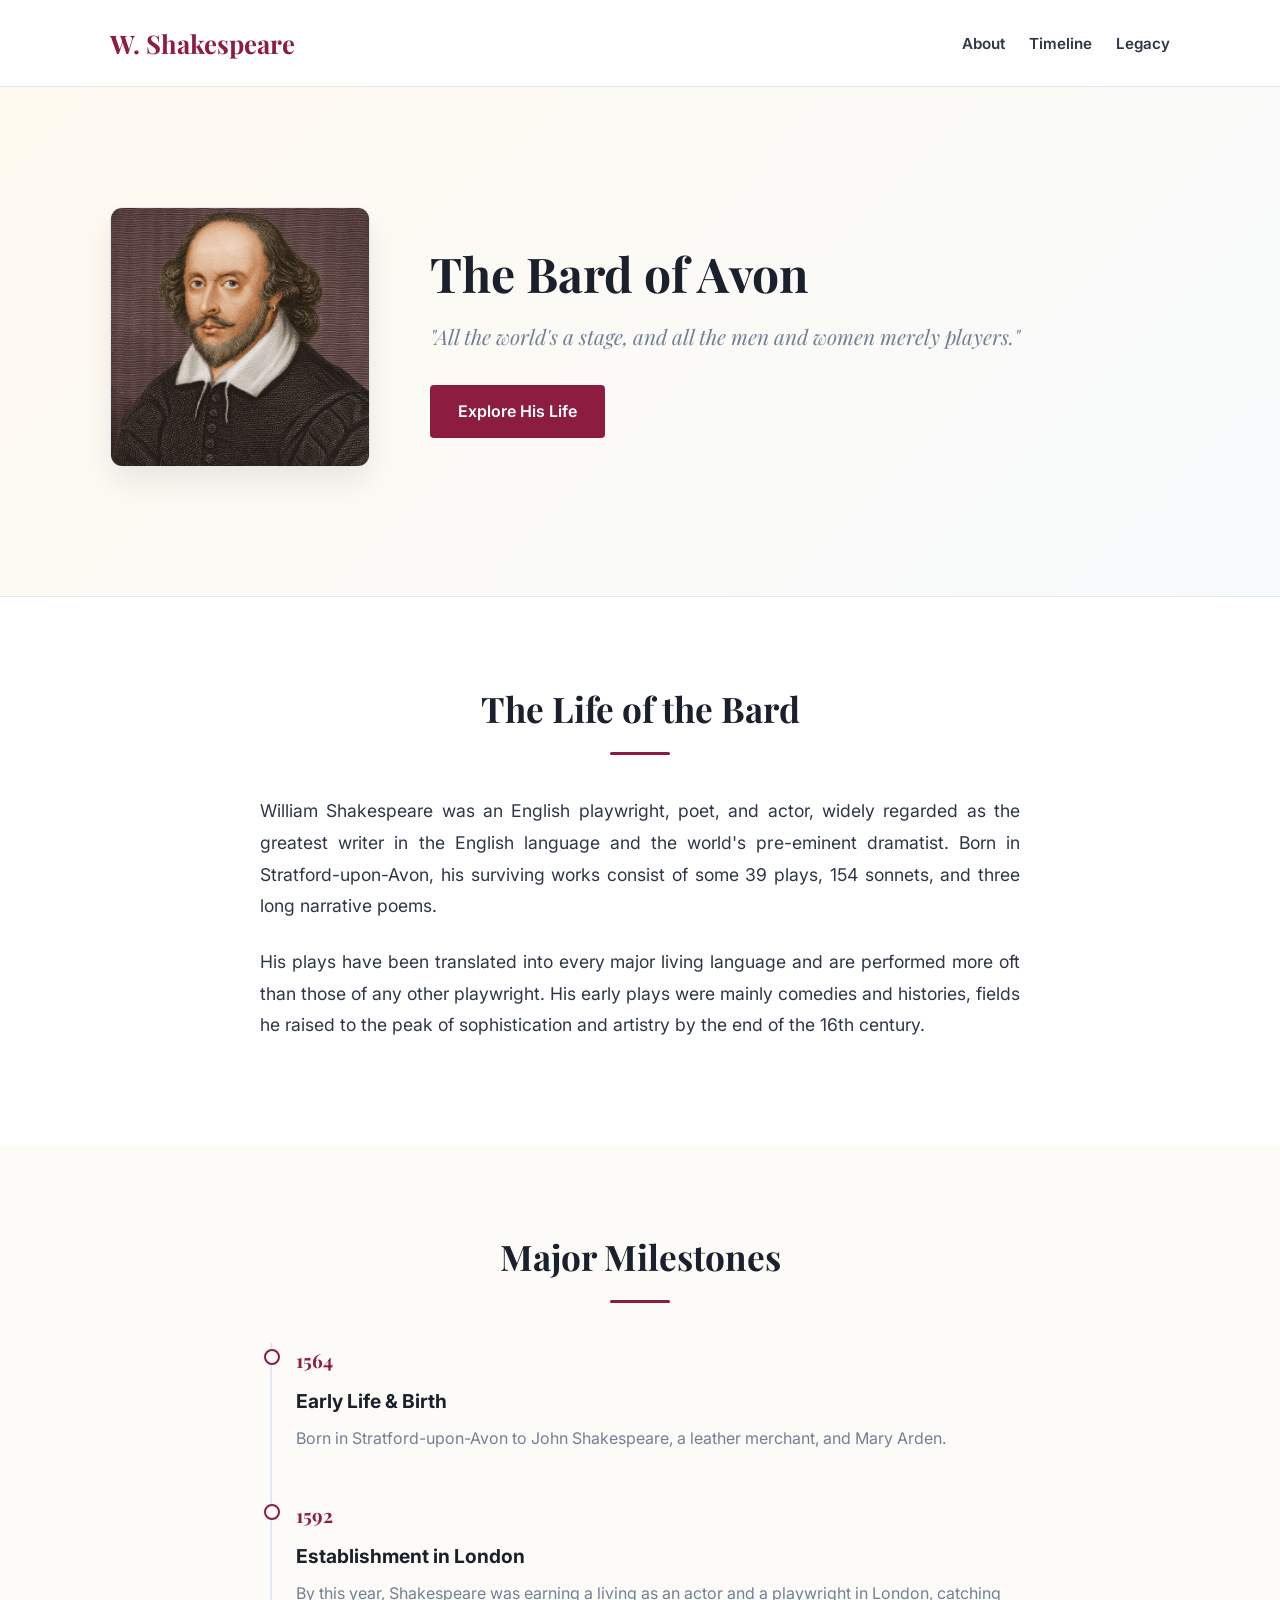
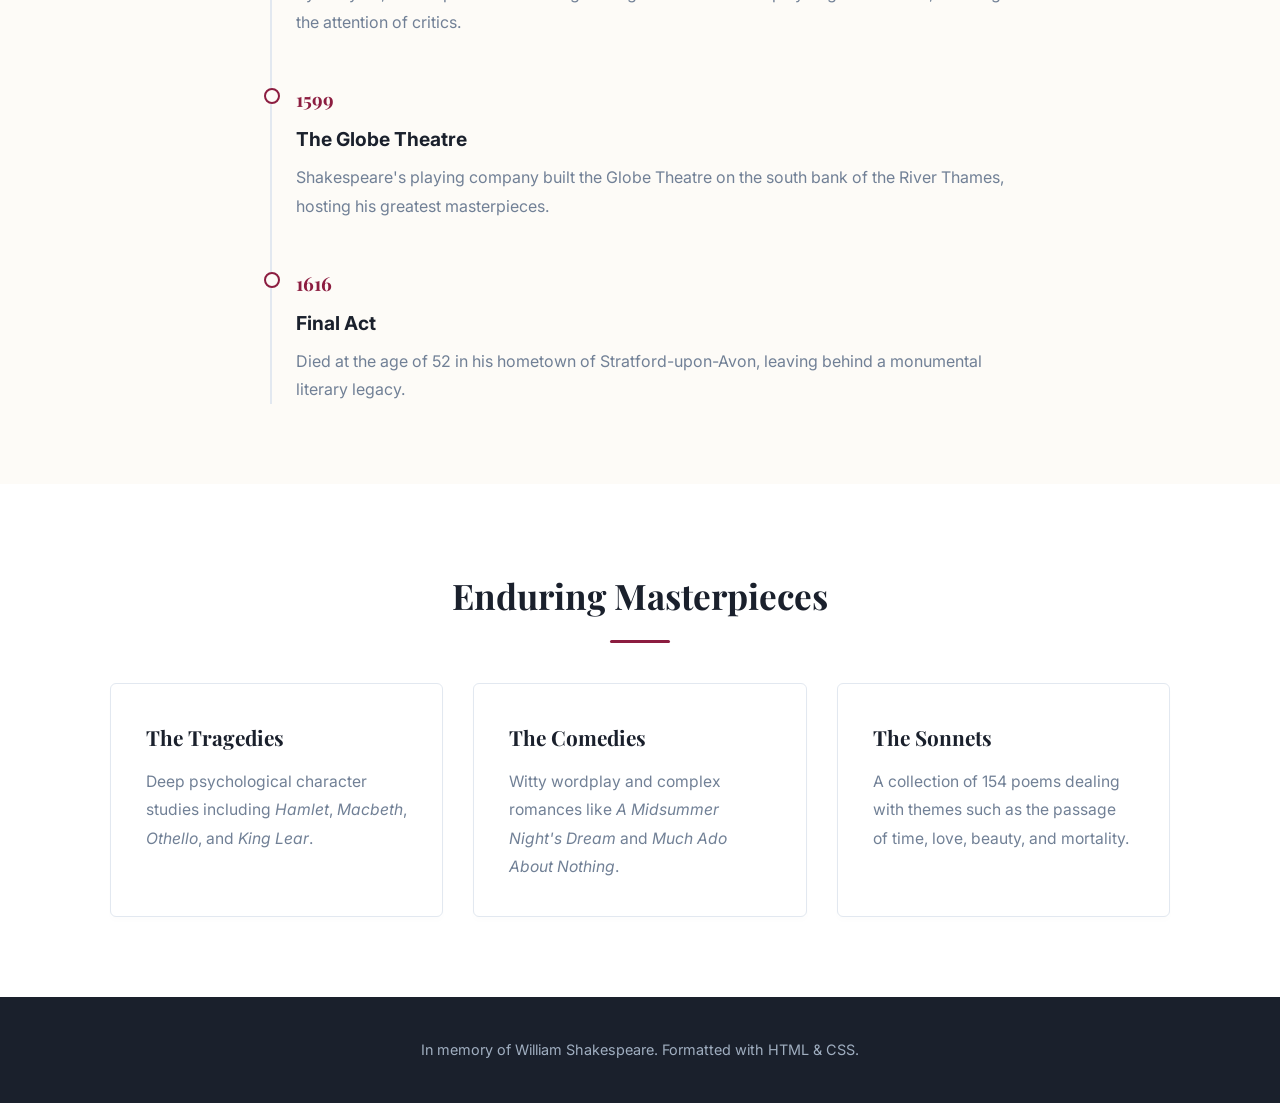
<file: index.html>
<!DOCTYPE html>
<html lang="en">
<head>
    <meta charset="UTF-8">
    <meta name="viewport" content="width=device-width, initial-scale=1.0">
    <title>Biography | William Shakespeare</title>
    <link rel="stylesheet" href="styles.css">
    <link href="https://fonts.googleapis.com/css2?family=Playfair+Display:ital,wght@0,400;0,700;1,400&family=Inter:wght@400;500;600&display=swap" rel="stylesheet">
</head>
<body>

    <header>
        <div class="container">
            <h1 class="logo">W. Shakespeare</h1>
            <nav>
                <ul>
                    <li><a href="#about">About</a></li>
                    <li><a href="#timeline">Timeline</a></li>
                    <li><a href="#legacy">Legacy</a></li>
                </ul>
            </nav>
        </div>
    </header>

    <section class="hero">
        <div class="container hero-flex">
            <div class="hero-image">
                <img src="shakespeare.jpg" alt="William Shakespeare Portrait">
            </div>
            <div class="hero-text">
                <h2>The Bard of Avon</h2>
                <p>"All the world's a stage, and all the men and women merely players."</p>
                <a href="#about" class="btn">Explore His Life</a>
            </div>
        </div>
    </section>

    <section id="about" class="section-padding">
        <div class="container container-narrow">
            <h3 class="section-title">The Life of the Bard</h3>
            <p>William Shakespeare was an English playwright, poet, and actor, widely regarded as the greatest writer in the English language and the world's pre-eminent dramatist. Born in Stratford-upon-Avon, his surviving works consist of some 39 plays, 154 sonnets, and three long narrative poems.</p>
            <p>His plays have been translated into every major living language and are performed more oft than those of any other playwright. His early plays were mainly comedies and histories, fields he raised to the peak of sophistication and artistry by the end of the 16th century.</p>
        </div>
    </section>

    <section id="timeline" class="section-padding bg-light">
        <div class="container container-narrow">
            <h3 class="section-title">Major Milestones</h3>
            <div class="timeline">
                <div class="timeline-item">
                    <div class="timeline-date">1564</div>
                    <div class="timeline-content">
                        <h4>Early Life & Birth</h4>
                        <p>Born in Stratford-upon-Avon to John Shakespeare, a leather merchant, and Mary Arden.</p>
                    </div>
                </div>
                <div class="timeline-item">
                    <div class="timeline-date">1592</div>
                    <div class="timeline-content">
                        <h4>Establishment in London</h4>
                        <p>By this year, Shakespeare was earning a living as an actor and a playwright in London, catching the attention of critics.</p>
                    </div>
                </div>
                <div class="timeline-item">
                    <div class="timeline-date">1599</div>
                    <div class="timeline-content">
                        <h4>The Globe Theatre</h4>
                        <p>Shakespeare's playing company built the Globe Theatre on the south bank of the River Thames, hosting his greatest masterpieces.</p>
                    </div>
                </div>
                <div class="timeline-item">
                    <div class="timeline-date">1616</div>
                    <div class="timeline-content">
                        <h4>Final Act</h4>
                        <p>Died at the age of 52 in his hometown of Stratford-upon-Avon, leaving behind a monumental literary legacy.</p>
                    </div>
                </div>
            </div>
        </div>
    </section>

    <section id="legacy" class="section-padding">
        <div class="container">
            <h3 class="section-title">Enduring Masterpieces</h3>
            <div class="grid-3">
                <div class="card">
                    <h4>The Tragedies</h4>
                    <p>Deep psychological character studies including <em>Hamlet</em>, <em>Macbeth</em>, <em>Othello</em>, and <em>King Lear</em>.</p>
                </div>
                <div class="card">
                    <h4>The Comedies</h4>
                    <p>Witty wordplay and complex romances like <em>A Midsummer Night's Dream</em> and <em>Much Ado About Nothing</em>.</p>
                </div>
                <div class="card">
                    <h4>The Sonnets</h4>
                    <p>A collection of 154 poems dealing with themes such as the passage of time, love, beauty, and mortality.</p>
                </div>
            </div>
        </div>
    </section>

    <footer>
        <p>In memory of William Shakespeare. Formatted with HTML & CSS.</p>
    </footer>

</body>
</html>
</file>
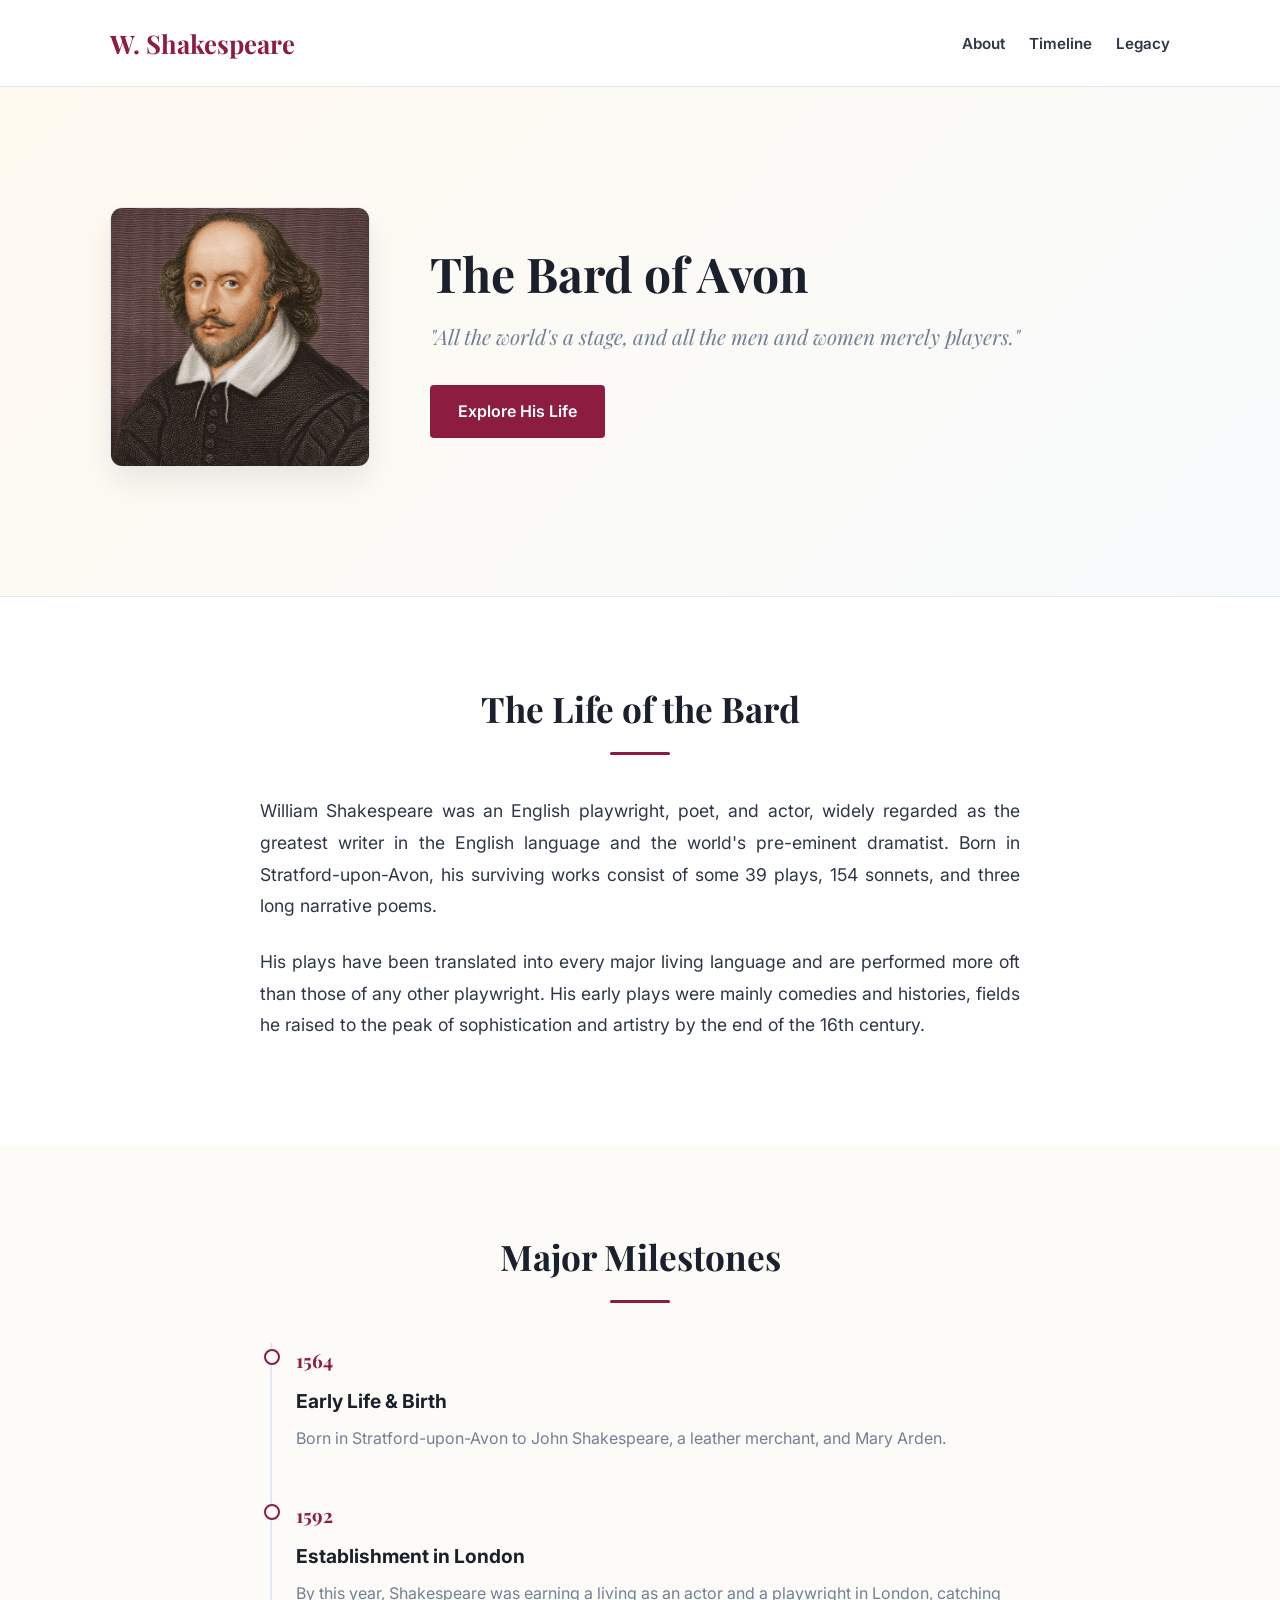
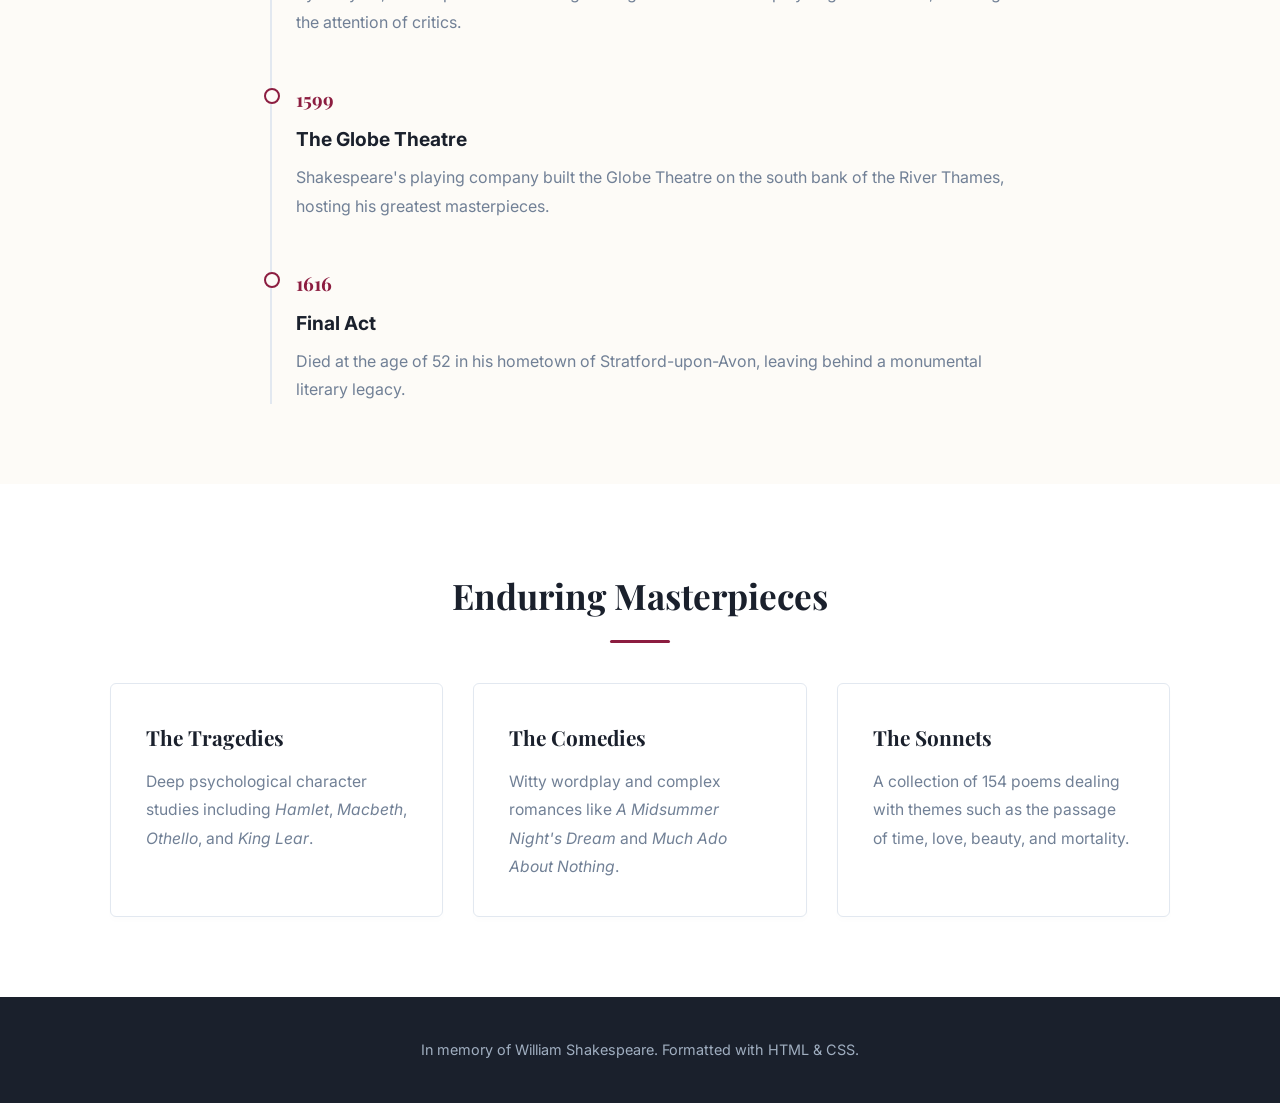
<file: bio.html>
<!DOCTYPE html>
<html lang="en">
<head>
    <meta charset="UTF-8">
    <meta name="viewport" content="width=device-width, initial-scale=1.0">
    <title>Biography | William Shakespeare</title>
    <link rel="stylesheet" href="styles.css">
    <link href="https://fonts.googleapis.com/css2?family=Playfair+Display:ital,wght@0,400;0,700;1,400&family=Inter:wght@400;500;600&display=swap" rel="stylesheet">
</head>
<body>

    <header>
        <div class="container">
            <h1 class="logo">W. Shakespeare</h1>
            <nav>
                <ul>
                    <li><a href="#about">About</a></li>
                    <li><a href="#timeline">Timeline</a></li>
                    <li><a href="#legacy">Legacy</a></li>
                </ul>
            </nav>
        </div>
    </header>

    <section class="hero">
        <div class="container hero-flex">
            <div class="hero-image">
                <img src="shakesphere.jpg" alt="William Shakespeare Portrait">
            </div>
            <div class="hero-text">
                <h2>The Bard of Avon</h2>
                <p>"All the world's a stage, and all the men and women merely players."</p>
                <a href="#about" class="btn">Explore His Life</a>
            </div>
        </div>
    </section>

    <section id="about" class="section-padding">
        <div class="container container-narrow">
            <h3 class="section-title">The Life of the Bard</h3>
            <p>William Shakespeare was an English playwright, poet, and actor, widely regarded as the greatest writer in the English language and the world's pre-eminent dramatist. Born in Stratford-upon-Avon, his surviving works consist of some 39 plays, 154 sonnets, and three long narrative poems.</p>
            <p>His plays have been translated into every major living language and are performed more oft than those of any other playwright. His early plays were mainly comedies and histories, fields he raised to the peak of sophistication and artistry by the end of the 16th century.</p>
        </div>
    </section>

    <section id="timeline" class="section-padding bg-light">
        <div class="container container-narrow">
            <h3 class="section-title">Major Milestones</h3>
            <div class="timeline">
                <div class="timeline-item">
                    <div class="timeline-date">1564</div>
                    <div class="timeline-content">
                        <h4>Early Life & Birth</h4>
                        <p>Born in Stratford-upon-Avon to John Shakespeare, a leather merchant, and Mary Arden.</p>
                    </div>
                </div>
                <div class="timeline-item">
                    <div class="timeline-date">1592</div>
                    <div class="timeline-content">
                        <h4>Establishment in London</h4>
                        <p>By this year, Shakespeare was earning a living as an actor and a playwright in London, catching the attention of critics.</p>
                    </div>
                </div>
                <div class="timeline-item">
                    <div class="timeline-date">1599</div>
                    <div class="timeline-content">
                        <h4>The Globe Theatre</h4>
                        <p>Shakespeare's playing company built the Globe Theatre on the south bank of the River Thames, hosting his greatest masterpieces.</p>
                    </div>
                </div>
                <div class="timeline-item">
                    <div class="timeline-date">1616</div>
                    <div class="timeline-content">
                        <h4>Final Act</h4>
                        <p>Died at the age of 52 in his hometown of Stratford-upon-Avon, leaving behind a monumental literary legacy.</p>
                    </div>
                </div>
            </div>
        </div>
    </section>

    <section id="legacy" class="section-padding">
        <div class="container">
            <h3 class="section-title">Enduring Masterpieces</h3>
            <div class="grid-3">
                <div class="card">
                    <h4>The Tragedies</h4>
                    <p>Deep psychological character studies including <em>Hamlet</em>, <em>Macbeth</em>, <em>Othello</em>, and <em>King Lear</em>.</p>
                </div>
                <div class="card">
                    <h4>The Comedies</h4>
                    <p>Witty wordplay and complex romances like <em>A Midsummer Night's Dream</em> and <em>Much Ado About Nothing</em>.</p>
                </div>
                <div class="card">
                    <h4>The Sonnets</h4>
                    <p>A collection of 154 poems dealing with themes such as the passage of time, love, beauty, and mortality.</p>
                </div>
            </div>
        </div>
    </section>

    <footer>
        <p>In memory of William Shakespeare. Formatted with HTML & CSS.</p>
    </footer>

</body>
</html>
</file>
<file: styles.css>
/* --- Global Resets & Variables --- */
:root {
    --primary-color: #8c1d40; /* Royal Maroon/Burgundy for a classic literary theme */
    --primary-dark: #5c132a;
    --text-color: #2d3748;
    --text-light: #718096;
    --bg-light: #fdfbf7; /* Soft cream color instead of harsh white */
    --white: #ffffff;
    --border-color: #e2e8f0;
}

* {
    margin: 0;
    padding: 0;
    box-sizing: border-box;
}

html {
    scroll-behavior: smooth;
}

body {
    font-family: 'Inter', sans-serif;
    line-height: 1.8;
    color: var(--text-color);
    background-color: var(--white);
}

/* --- Layout Containers --- */
.container {
    max-width: 1100px;
    margin: 0 auto;
    padding: 0 20px;
}

.container-narrow {
    max-width: 800px;
}

.section-padding {
    padding: 80px 0;
}

.bg-light {
    background-color: var(--bg-light);
}

.section-title {
    font-family: 'Playfair Display', serif;
    font-size: 2.2rem;
    text-align: center;
    margin-bottom: 40px;
    position: relative;
    color: #1a202c;
}

.section-title::after {
    content: '';
    display: block;
    width: 60px;
    height: 3px;
    background-color: var(--primary-color);
    margin: 12px auto 0 auto;
    border-radius: 2px;
}

/* --- Header & Nav --- */
header {
    background-color: var(--white);
    border-bottom: 1px solid var(--border-color);
    position: sticky;
    top: 0;
    z-index: 100;
}

header .container {
    display: flex;
    justify-content: space-between;
    align-items: center;
    padding: 20px;
}

.logo {
    font-family: 'Playfair Display', serif;
    font-size: 1.6rem;
    font-weight: 700;
    color: var(--primary-color);
}

nav ul {
    display: flex;
    list-style: none;
}

nav ul li {
    margin-left: 24px;
}

nav ul li a {
    text-decoration: none;
    color: var(--text-color);
    font-weight: 600;
    font-size: 0.95rem;
    transition: color 0.3s;
}

nav ul li a:hover {
    color: var(--primary-color);
}

/* --- Hero Section --- */
.hero {
    background: linear-gradient(135deg, #fffaf0 0%, #f7fafc 100%);
    padding: 120px 0;
    border-bottom: 1px solid var(--border-color);
}

.hero-flex {
    display: flex;
    align-items: center;
    gap: 60px;
    flex-wrap: wrap;
}

.hero-image img {
    width: 260px;
    height: 260px;
    border-radius: 12px; /* Soft square instead of perfect circle for an antique print style */
    object-fit: cover;
    box-shadow: 0 15px 30px rgba(0, 0, 0, 0.08);
    border: 1px solid var(--border-color);
}

.hero-text {
    flex: 1;
    min-width: 300px;
}

.hero-text h2 {
    font-family: 'Playfair Display', serif;
    font-size: 3rem;
    color: #1a202c;
    margin-bottom: 15px;
    line-height: 1.2;
}

.hero-text p {
    font-family: 'Playfair Display', serif;
    font-style: italic;
    font-size: 1.3rem;
    color: var(--text-light);
    margin-bottom: 30px;
}

.btn {
    display: inline-block;
    background-color: var(--primary-color);
    color: var(--white);
    padding: 12px 28px;
    text-decoration: none;
    border-radius: 4px;
    font-weight: 600;
    transition: background 0.3s;
}

.btn:hover {
    background-color: var(--primary-dark);
}

/* --- About Section --- */
#about p {
    font-size: 1.1rem;
    margin-bottom: 24px;
    text-align: justify;
}

/* --- Timeline Section --- */
.timeline {
    position: relative;
    border-left: 2px solid var(--border-color);
    padding-left: 24px;
    margin-left: 10px;
}

.timeline-item {
    position: relative;
    margin-bottom: 45px;
}

.timeline-item:last-child {
    margin-bottom: 0;
}

.timeline-date {
    font-family: 'Playfair Display', serif;
    font-weight: 700;
    color: var(--primary-color);
    font-size: 1.2rem;
    margin-bottom: 6px;
}

.timeline-content h4 {
    font-size: 1.2rem;
    color: #1a202c;
    margin-bottom: 6px;
}

.timeline-content p {
    color: var(--text-light);
}

/* Bullet node on timeline line */
.timeline-item::before {
    content: '';
    position: absolute;
    left: -32px;
    top: 6px;
    background-color: var(--bg-light);
    border: 2px solid var(--primary-color);
    width: 12px;
    height: 12px;
    border-radius: 50%;
}

/* --- Legacy Grid --- */
.grid-3 {
    display: grid;
    grid-template-columns: repeat(auto-fit, minmax(280px, 1fr));
    gap: 30px;
}

.card {
    background-color: var(--white);
    padding: 35px;
    border-radius: 6px;
    border: 1px solid var(--border-color);
    box-shadow: 0 4px 6px rgba(0, 0, 0, 0.01);
    transition: transform 0.3s, box-shadow 0.3s;
}

.card:hover {
    transform: translateY(-4px);
    box-shadow: 0 12px 24px rgba(0, 0, 0, 0.06);
}

.card h4 {
    font-family: 'Playfair Display', serif;
    color: #1a202c;
    margin-bottom: 12px;
    font-size: 1.3rem;
}

.card p {
    color: var(--text-light);
    font-size: 0.98rem;
}

/* --- Footer --- */
footer {
    background-color: #1a202c;
    color: #a0aec0;
    text-align: center;
    padding: 40px 20px;
    font-size: 0.9rem;
}

/* --- Responsive Adjustments --- */
@media (max-width: 768px) {
    .hero-flex {
        flex-direction: column;
        text-align: center;
    }
    
    header .container {
        flex-direction: column;
        gap: 15px;
    }
    
    nav ul li {
        margin: 0 12px;
    }
    
    .hero-text h2 {
        font-size: 2.2rem;
    }
}
</file>
